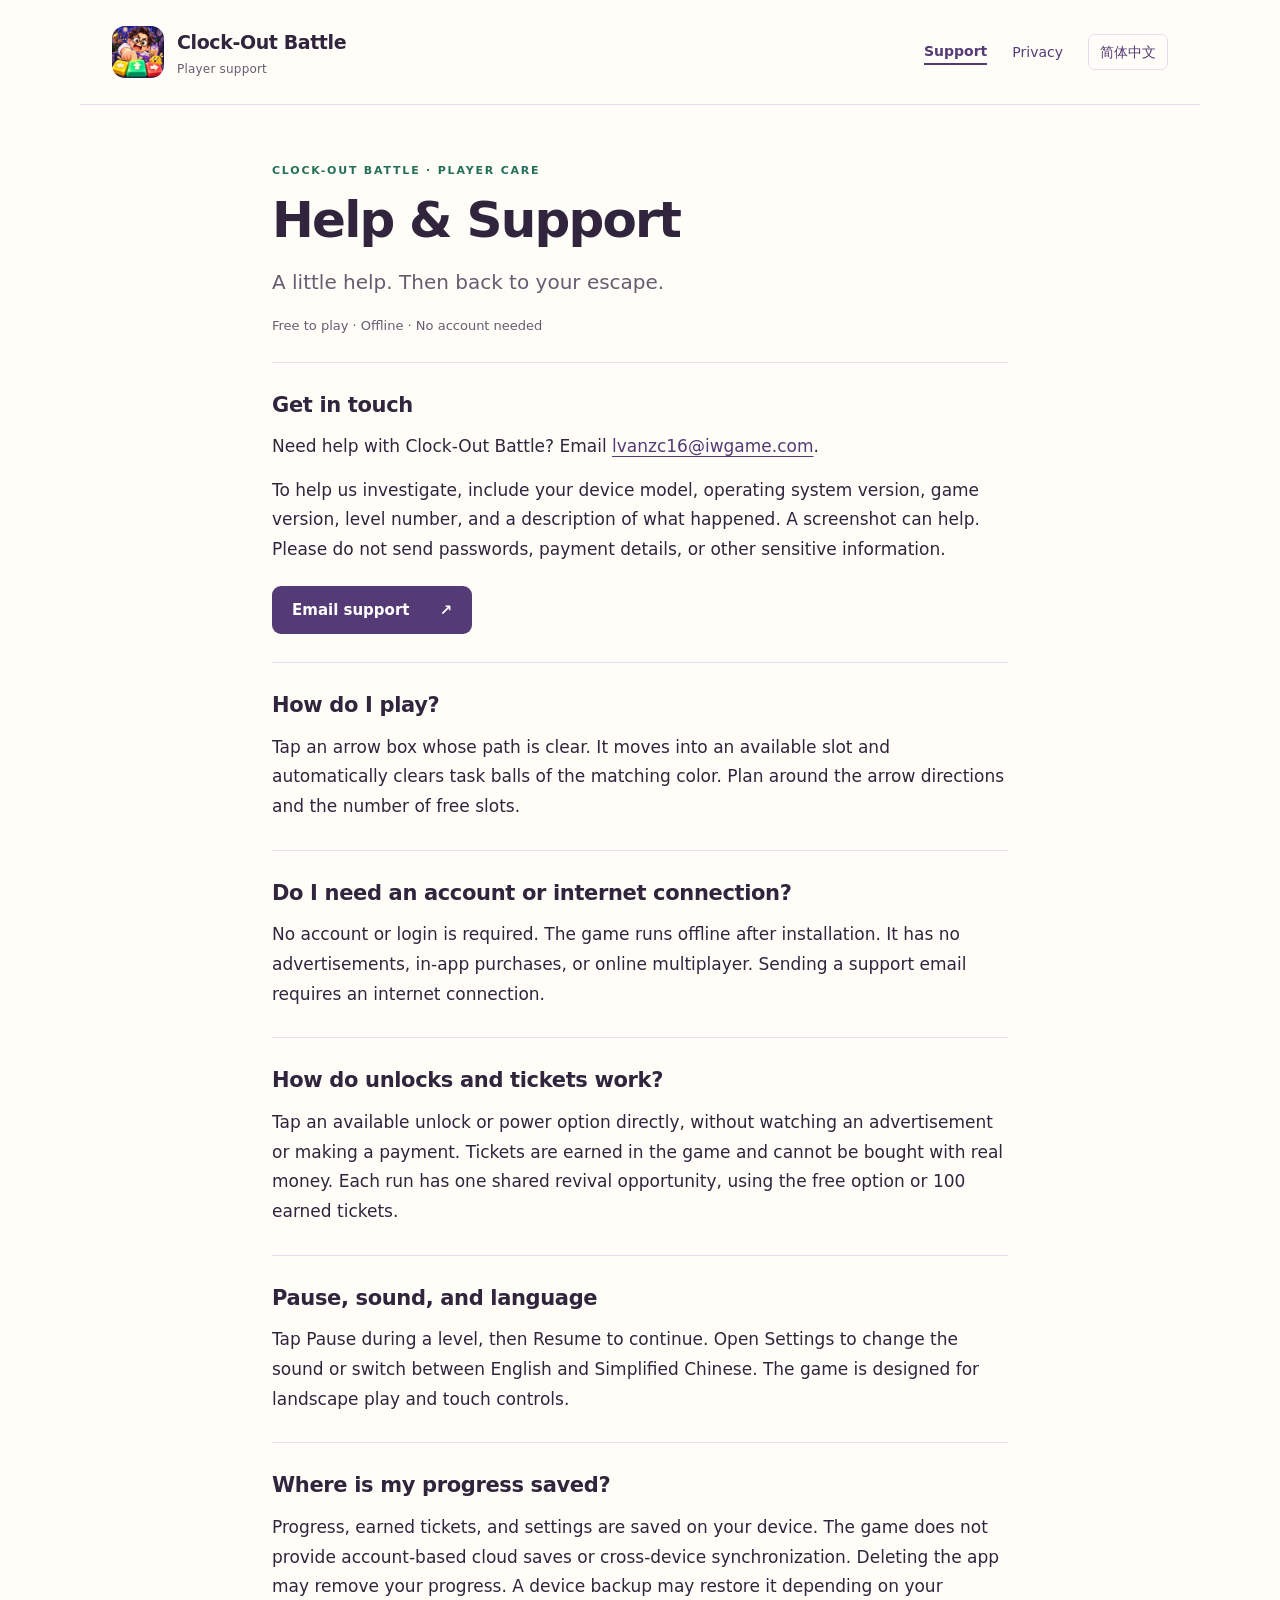
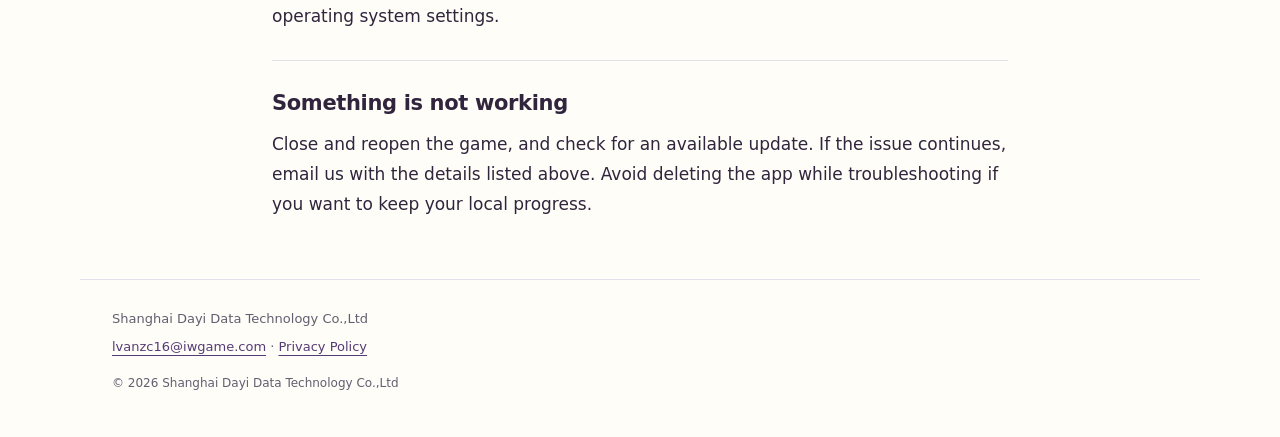
<file: index.html>
<!doctype html><html lang="en"><head><meta charset="utf-8"><meta name="viewport" content="width=device-width,initial-scale=1"><meta name="description" content="Help, contact information, and privacy details for the offline Clock-Out Battle game."><meta name="theme-color" content="#37254e"><title>Help & Support — Clock-Out Battle</title><link rel="icon" href="icon.png"><link rel="stylesheet" href="style.css"></head><body><a class="skip" href="#main">Skip to content</a><header><a class="brand" href="support.html"><img src="icon.png" width="52" height="52" alt=""><span>Clock-Out Battle<small>Player support</small></span></a><nav aria-label="Main navigation"><a href="support.html" aria-current="page">Support</a><a href="privacy.html" >Privacy</a><a class="language" lang="zh-Hans" href="support-zh.html">简体中文</a></nav></header><main id="main"><div class="hero"><p class="eyebrow">CLOCK-OUT BATTLE · PLAYER CARE</p><h1>Help & Support</h1><p class="lead">A little help. Then back to your escape.</p><p class="meta">Free to play · Offline · No account needed</p></div><article><section id="contact"><h2>Get in touch</h2><p>Need help with Clock-Out Battle? Email <a href="mailto:lvanzc16@iwgame.com">lvanzc16@iwgame.com</a>.</p><p>To help us investigate, include your device model, operating system version, game version, level number, and a description of what happened. A screenshot can help. Please do not send passwords, payment details, or other sensitive information.</p><a class="button" href="mailto:lvanzc16@iwgame.com?subject=Clock-Out%20Battle%20Support">Email support <span aria-hidden="true">↗</span></a></section>
<section id="play"><h2>How do I play?</h2><p>Tap an arrow box whose path is clear. It moves into an available slot and automatically clears task balls of the matching color. Plan around the arrow directions and the number of free slots.</p></section>
<section id="offline"><h2>Do I need an account or internet connection?</h2><p>No account or login is required. The game runs offline after installation. It has no advertisements, in-app purchases, or online multiplayer. Sending a support email requires an internet connection.</p></section>
<section id="unlocks"><h2>How do unlocks and tickets work?</h2><p>Tap an available unlock or power option directly, without watching an advertisement or making a payment. Tickets are earned in the game and cannot be bought with real money. Each run has one shared revival opportunity, using the free option or 100 earned tickets.</p></section>
<section id="settings"><h2>Pause, sound, and language</h2><p>Tap Pause during a level, then Resume to continue. Open Settings to change the sound or switch between English and Simplified Chinese. The game is designed for landscape play and touch controls.</p></section>
<section id="saves"><h2>Where is my progress saved?</h2><p>Progress, earned tickets, and settings are saved on your device. The game does not provide account-based cloud saves or cross-device synchronization. Deleting the app may remove your progress. A device backup may restore it depending on your operating system settings.</p></section>
<section id="issues"><h2>Something is not working</h2><p>Close and reopen the game, and check for an available update. If the issue continues, email us with the details listed above. Avoid deleting the app while troubleshooting if you want to keep your local progress.</p></section></article></main><footer><p>Shanghai Dayi Data Technology Co.,Ltd</p><p><a href="mailto:lvanzc16@iwgame.com">lvanzc16@iwgame.com</a> <span aria-hidden="true">·</span> <a href="privacy.html">Privacy Policy</a></p><p class="fine">© 2026 Shanghai Dayi Data Technology Co.,Ltd</p></footer></body></html>
</file>
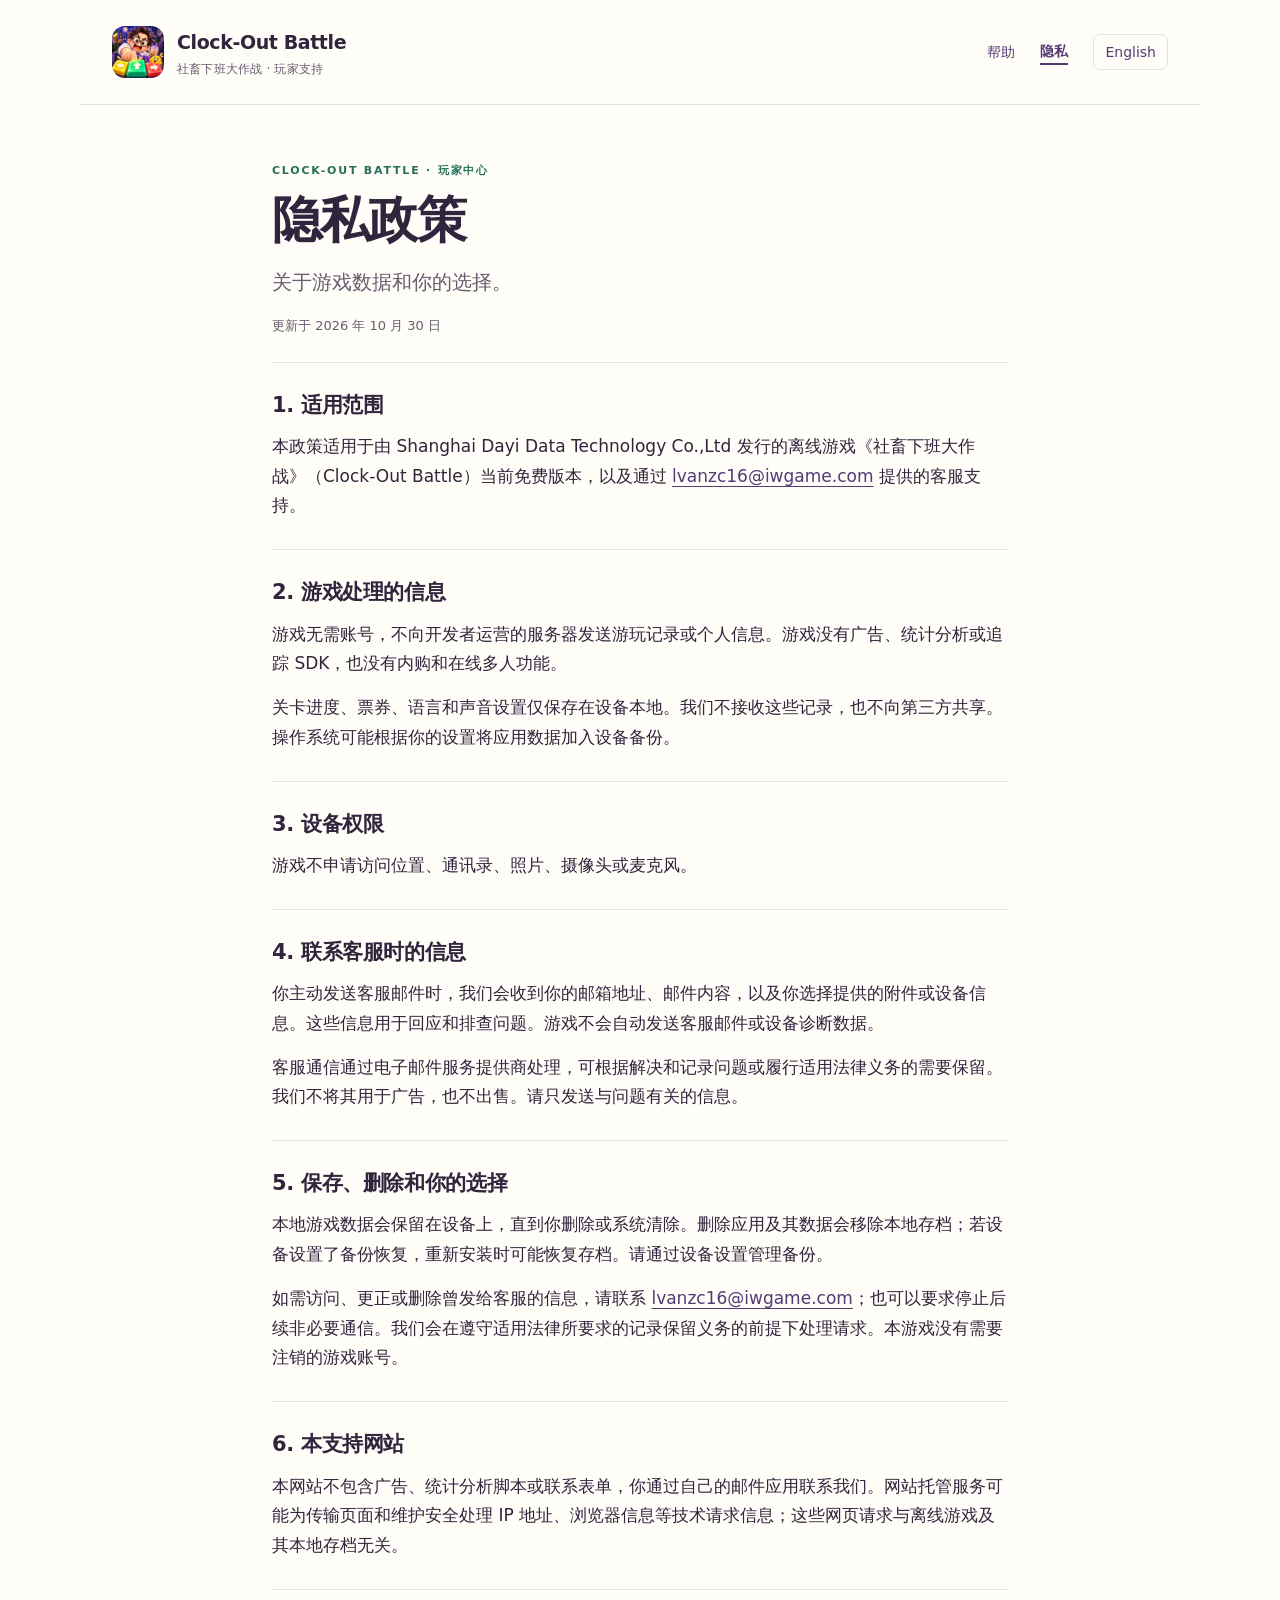
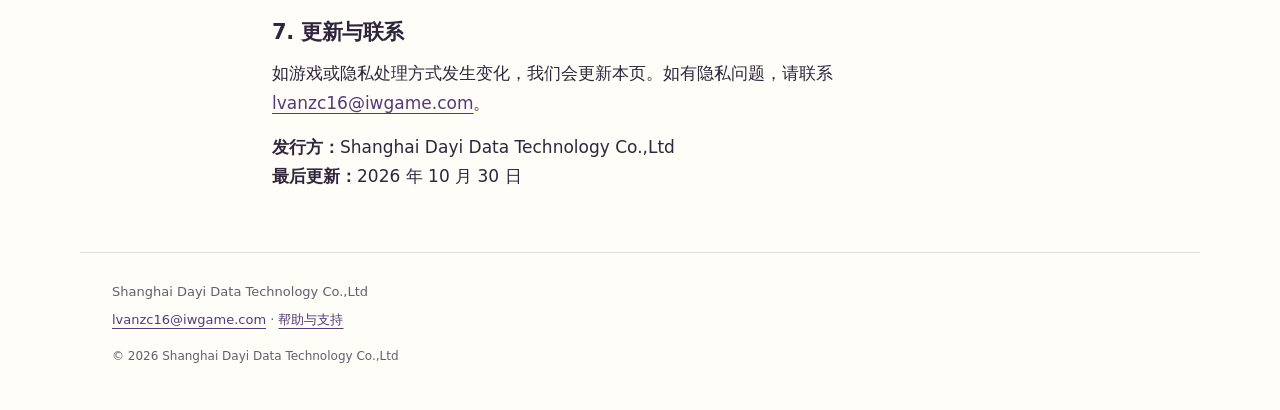
<file: privacy-zh.html>
<!doctype html><html lang="zh-Hans"><head><meta charset="utf-8"><meta name="viewport" content="width=device-width,initial-scale=1"><meta name="description" content="Clock-Out Battle 的帮助、客服联系方式与隐私说明。"><meta name="theme-color" content="#37254e"><title>隐私政策 — Clock-Out Battle</title><link rel="icon" href="icon.png"><link rel="stylesheet" href="style.css"></head><body><a class="skip" href="#main">跳到内容</a><header><a class="brand" href="support-zh.html"><img src="icon.png" width="52" height="52" alt=""><span>Clock-Out Battle<small>社畜下班大作战 · 玩家支持</small></span></a><nav aria-label="主导航"><a href="support-zh.html" >帮助</a><a href="privacy-zh.html" aria-current="page">隐私</a><a class="language" lang="en" href="privacy.html">English</a></nav></header><main id="main"><div class="hero"><p class="eyebrow">CLOCK-OUT BATTLE · 玩家中心</p><h1>隐私政策</h1><p class="lead">关于游戏数据和你的选择。</p><p class="meta">更新于 2026 年 10 月 30 日</p></div><article><section id="scope"><h2>1. 适用范围</h2><p>本政策适用于由 Shanghai Dayi Data Technology Co.,Ltd 发行的离线游戏《社畜下班大作战》（Clock-Out Battle）当前免费版本，以及通过 <a href="mailto:lvanzc16@iwgame.com">lvanzc16@iwgame.com</a> 提供的客服支持。</p></section>
<section id="game-data"><h2>2. 游戏处理的信息</h2><p>游戏无需账号，不向开发者运营的服务器发送游玩记录或个人信息。游戏没有广告、统计分析或追踪 SDK，也没有内购和在线多人功能。</p><p>关卡进度、票券、语言和声音设置仅保存在设备本地。我们不接收这些记录，也不向第三方共享。操作系统可能根据你的设置将应用数据加入设备备份。</p></section>
<section id="permissions"><h2>3. 设备权限</h2><p>游戏不申请访问位置、通讯录、照片、摄像头或麦克风。</p></section>
<section id="support-data"><h2>4. 联系客服时的信息</h2><p>你主动发送客服邮件时，我们会收到你的邮箱地址、邮件内容，以及你选择提供的附件或设备信息。这些信息用于回应和排查问题。游戏不会自动发送客服邮件或设备诊断数据。</p><p>客服通信通过电子邮件服务提供商处理，可根据解决和记录问题或履行适用法律义务的需要保留。我们不将其用于广告，也不出售。请只发送与问题有关的信息。</p></section>
<section id="choices"><h2>5. 保存、删除和你的选择</h2><p>本地游戏数据会保留在设备上，直到你删除或系统清除。删除应用及其数据会移除本地存档；若设备设置了备份恢复，重新安装时可能恢复存档。请通过设备设置管理备份。</p><p>如需访问、更正或删除曾发给客服的信息，请联系 <a href="mailto:lvanzc16@iwgame.com">lvanzc16@iwgame.com</a>；也可以要求停止后续非必要通信。我们会在遵守适用法律所要求的记录保留义务的前提下处理请求。本游戏没有需要注销的游戏账号。</p></section>
<section id="website"><h2>6. 本支持网站</h2><p>本网站不包含广告、统计分析脚本或联系表单，你通过自己的邮件应用联系我们。网站托管服务可能为传输页面和维护安全处理 IP 地址、浏览器信息等技术请求信息；这些网页请求与离线游戏及其本地存档无关。</p></section>
<section id="changes"><h2>7. 更新与联系</h2><p>如游戏或隐私处理方式发生变化，我们会更新本页。如有隐私问题，请联系 <a href="mailto:lvanzc16@iwgame.com">lvanzc16@iwgame.com</a>。</p><p><strong>发行方：</strong>Shanghai Dayi Data Technology Co.,Ltd<br><strong>最后更新：</strong>2026 年 10 月 30 日</p></section></article></main><footer><p>Shanghai Dayi Data Technology Co.,Ltd</p><p><a href="mailto:lvanzc16@iwgame.com">lvanzc16@iwgame.com</a> <span aria-hidden="true">·</span> <a href="support-zh.html">帮助与支持</a></p><p class="fine">© 2026 Shanghai Dayi Data Technology Co.,Ltd</p></footer></body></html>
</file>
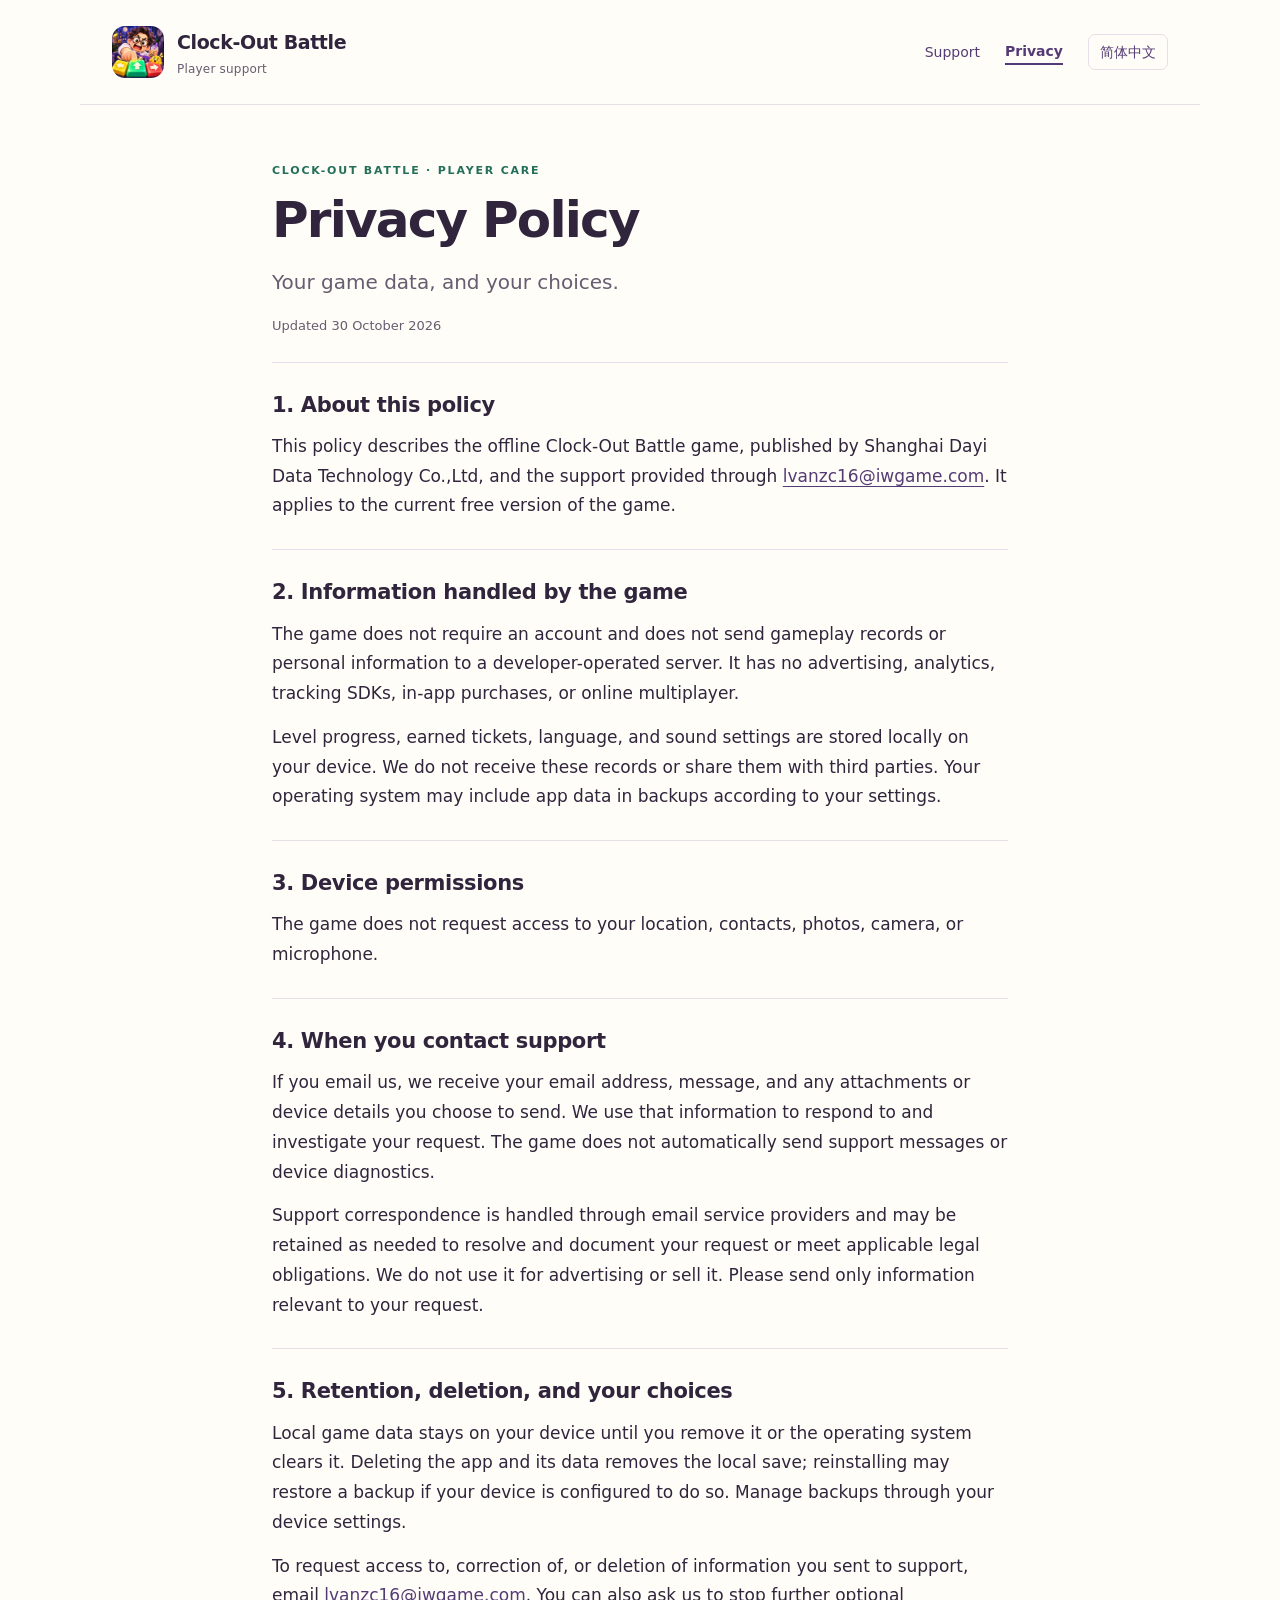
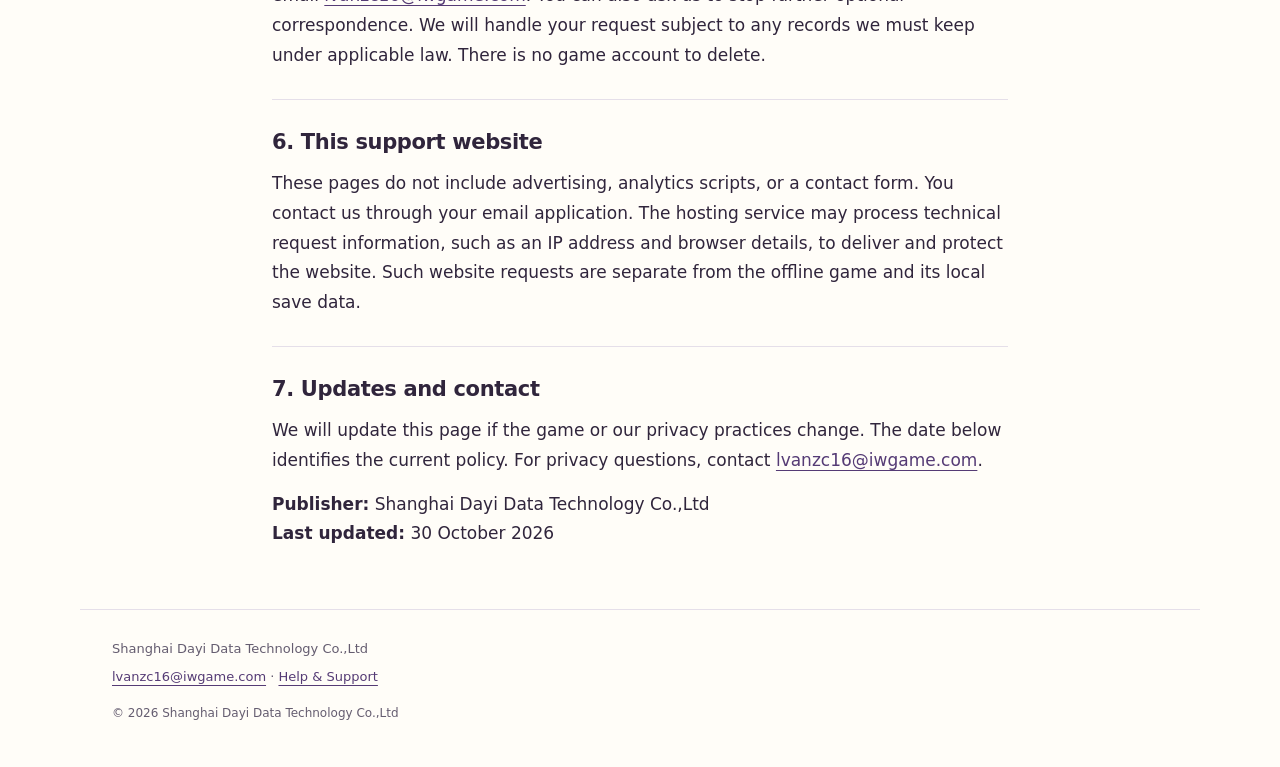
<file: privacy.html>
<!doctype html><html lang="en"><head><meta charset="utf-8"><meta name="viewport" content="width=device-width,initial-scale=1"><meta name="description" content="Help, contact information, and privacy details for the offline Clock-Out Battle game."><meta name="theme-color" content="#37254e"><title>Privacy Policy — Clock-Out Battle</title><link rel="icon" href="icon.png"><link rel="stylesheet" href="style.css"></head><body><a class="skip" href="#main">Skip to content</a><header><a class="brand" href="support.html"><img src="icon.png" width="52" height="52" alt=""><span>Clock-Out Battle<small>Player support</small></span></a><nav aria-label="Main navigation"><a href="support.html" >Support</a><a href="privacy.html" aria-current="page">Privacy</a><a class="language" lang="zh-Hans" href="privacy-zh.html">简体中文</a></nav></header><main id="main"><div class="hero"><p class="eyebrow">CLOCK-OUT BATTLE · PLAYER CARE</p><h1>Privacy Policy</h1><p class="lead">Your game data, and your choices.</p><p class="meta">Updated 30 October 2026</p></div><article><section id="scope"><h2>1. About this policy</h2><p>This policy describes the offline Clock-Out Battle game, published by Shanghai Dayi Data Technology Co.,Ltd, and the support provided through <a href="mailto:lvanzc16@iwgame.com">lvanzc16@iwgame.com</a>. It applies to the current free version of the game.</p></section>
<section id="game-data"><h2>2. Information handled by the game</h2><p>The game does not require an account and does not send gameplay records or personal information to a developer-operated server. It has no advertising, analytics, tracking SDKs, in-app purchases, or online multiplayer.</p><p>Level progress, earned tickets, language, and sound settings are stored locally on your device. We do not receive these records or share them with third parties. Your operating system may include app data in backups according to your settings.</p></section>
<section id="permissions"><h2>3. Device permissions</h2><p>The game does not request access to your location, contacts, photos, camera, or microphone.</p></section>
<section id="support-data"><h2>4. When you contact support</h2><p>If you email us, we receive your email address, message, and any attachments or device details you choose to send. We use that information to respond to and investigate your request. The game does not automatically send support messages or device diagnostics.</p><p>Support correspondence is handled through email service providers and may be retained as needed to resolve and document your request or meet applicable legal obligations. We do not use it for advertising or sell it. Please send only information relevant to your request.</p></section>
<section id="choices"><h2>5. Retention, deletion, and your choices</h2><p>Local game data stays on your device until you remove it or the operating system clears it. Deleting the app and its data removes the local save; reinstalling may restore a backup if your device is configured to do so. Manage backups through your device settings.</p><p>To request access to, correction of, or deletion of information you sent to support, email <a href="mailto:lvanzc16@iwgame.com">lvanzc16@iwgame.com</a>. You can also ask us to stop further optional correspondence. We will handle your request subject to any records we must keep under applicable law. There is no game account to delete.</p></section>
<section id="website"><h2>6. This support website</h2><p>These pages do not include advertising, analytics scripts, or a contact form. You contact us through your email application. The hosting service may process technical request information, such as an IP address and browser details, to deliver and protect the website. Such website requests are separate from the offline game and its local save data.</p></section>
<section id="changes"><h2>7. Updates and contact</h2><p>We will update this page if the game or our privacy practices change. The date below identifies the current policy. For privacy questions, contact <a href="mailto:lvanzc16@iwgame.com">lvanzc16@iwgame.com</a>.</p><p><strong>Publisher:</strong> Shanghai Dayi Data Technology Co.,Ltd<br><strong>Last updated:</strong> 30 October 2026</p></section></article></main><footer><p>Shanghai Dayi Data Technology Co.,Ltd</p><p><a href="mailto:lvanzc16@iwgame.com">lvanzc16@iwgame.com</a> <span aria-hidden="true">·</span> <a href="support.html">Help & Support</a></p><p class="fine">© 2026 Shanghai Dayi Data Technology Co.,Ltd</p></footer></body></html>
</file>
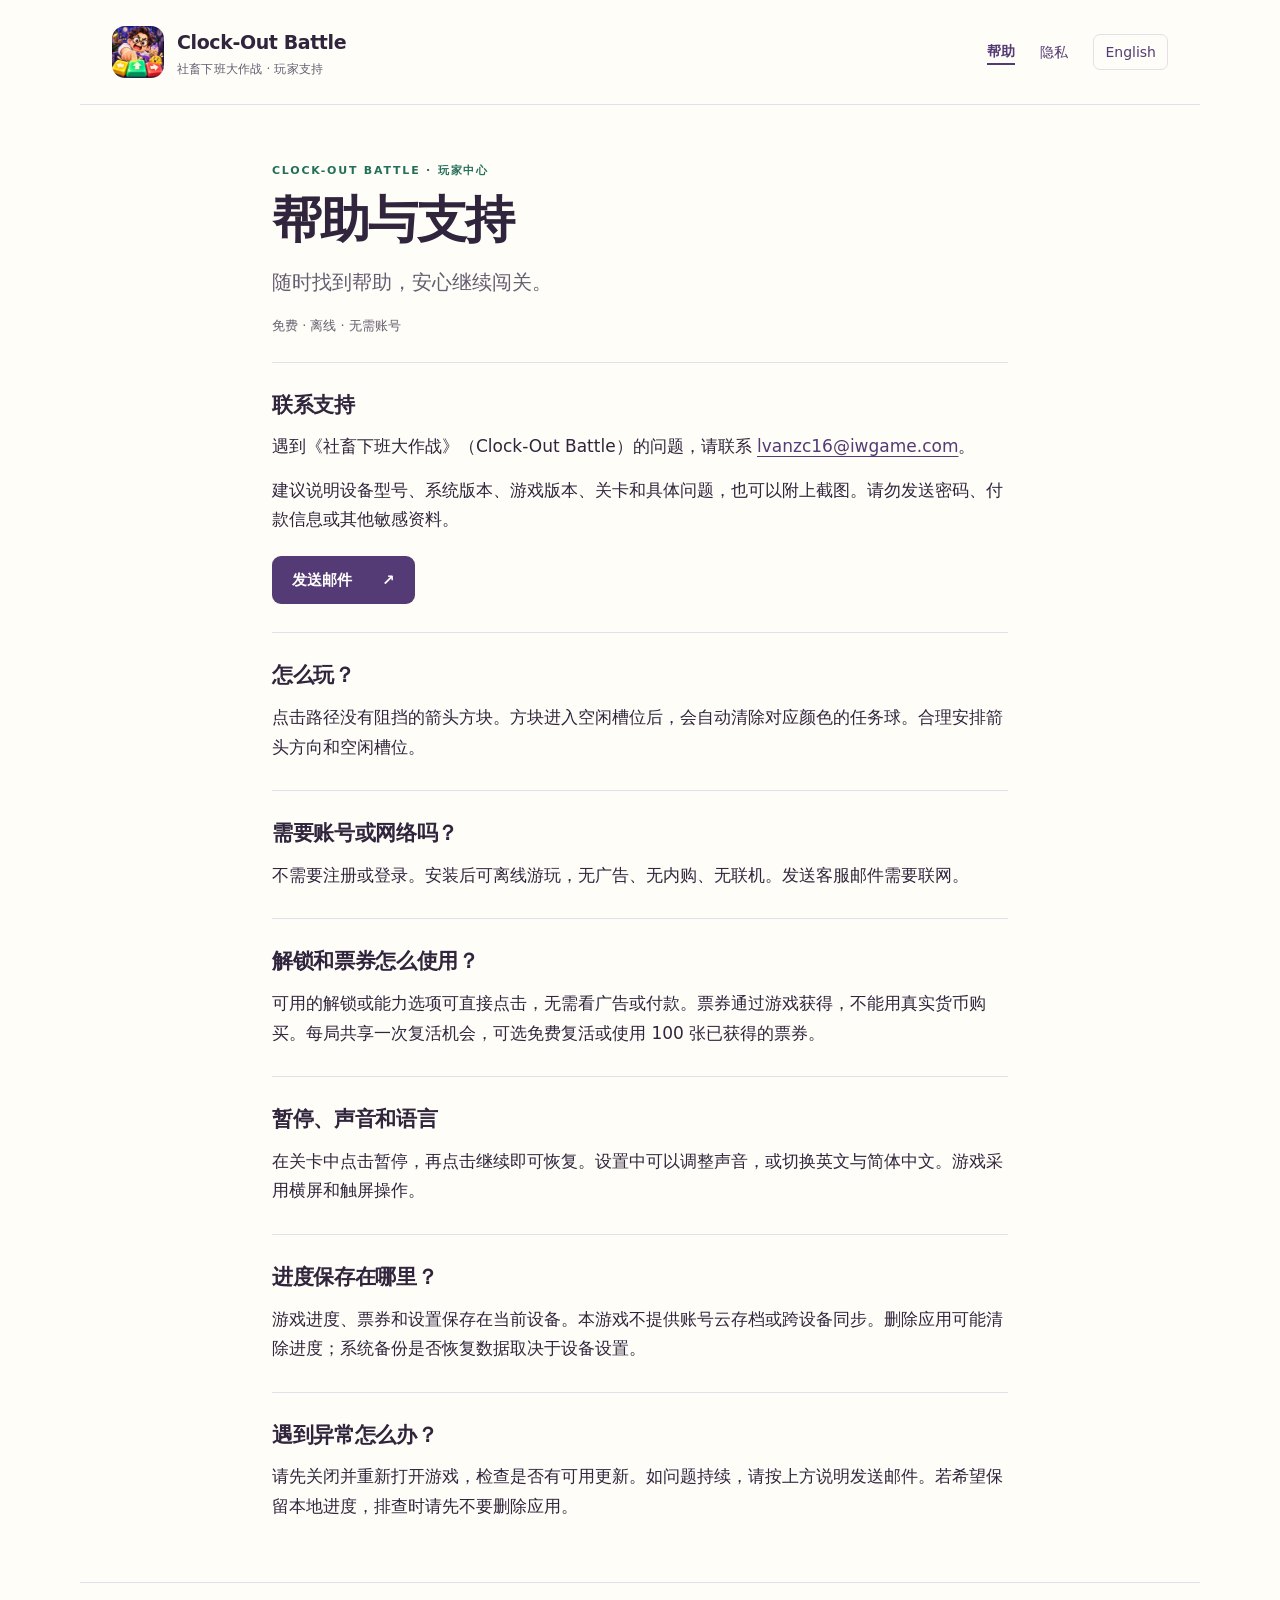
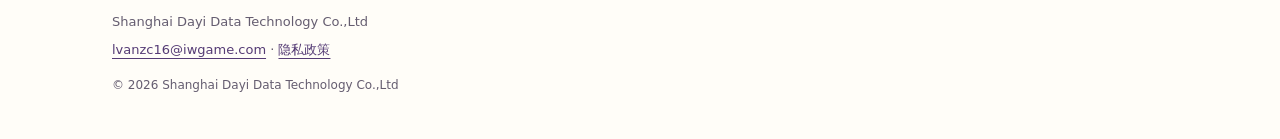
<file: support-zh.html>
<!doctype html><html lang="zh-Hans"><head><meta charset="utf-8"><meta name="viewport" content="width=device-width,initial-scale=1"><meta name="description" content="Clock-Out Battle 的帮助、客服联系方式与隐私说明。"><meta name="theme-color" content="#37254e"><title>帮助与支持 — Clock-Out Battle</title><link rel="icon" href="icon.png"><link rel="stylesheet" href="style.css"></head><body><a class="skip" href="#main">跳到内容</a><header><a class="brand" href="support-zh.html"><img src="icon.png" width="52" height="52" alt=""><span>Clock-Out Battle<small>社畜下班大作战 · 玩家支持</small></span></a><nav aria-label="主导航"><a href="support-zh.html" aria-current="page">帮助</a><a href="privacy-zh.html" >隐私</a><a class="language" lang="en" href="support.html">English</a></nav></header><main id="main"><div class="hero"><p class="eyebrow">CLOCK-OUT BATTLE · 玩家中心</p><h1>帮助与支持</h1><p class="lead">随时找到帮助，安心继续闯关。</p><p class="meta">免费 · 离线 · 无需账号</p></div><article><section id="contact"><h2>联系支持</h2><p>遇到《社畜下班大作战》（Clock-Out Battle）的问题，请联系 <a href="mailto:lvanzc16@iwgame.com">lvanzc16@iwgame.com</a>。</p><p>建议说明设备型号、系统版本、游戏版本、关卡和具体问题，也可以附上截图。请勿发送密码、付款信息或其他敏感资料。</p><a class="button" href="mailto:lvanzc16@iwgame.com?subject=Clock-Out%20Battle%20Support">发送邮件 <span aria-hidden="true">↗</span></a></section>
<section id="play"><h2>怎么玩？</h2><p>点击路径没有阻挡的箭头方块。方块进入空闲槽位后，会自动清除对应颜色的任务球。合理安排箭头方向和空闲槽位。</p></section>
<section id="offline"><h2>需要账号或网络吗？</h2><p>不需要注册或登录。安装后可离线游玩，无广告、无内购、无联机。发送客服邮件需要联网。</p></section>
<section id="unlocks"><h2>解锁和票券怎么使用？</h2><p>可用的解锁或能力选项可直接点击，无需看广告或付款。票券通过游戏获得，不能用真实货币购买。每局共享一次复活机会，可选免费复活或使用 100 张已获得的票券。</p></section>
<section id="settings"><h2>暂停、声音和语言</h2><p>在关卡中点击暂停，再点击继续即可恢复。设置中可以调整声音，或切换英文与简体中文。游戏采用横屏和触屏操作。</p></section>
<section id="saves"><h2>进度保存在哪里？</h2><p>游戏进度、票券和设置保存在当前设备。本游戏不提供账号云存档或跨设备同步。删除应用可能清除进度；系统备份是否恢复数据取决于设备设置。</p></section>
<section id="issues"><h2>遇到异常怎么办？</h2><p>请先关闭并重新打开游戏，检查是否有可用更新。如问题持续，请按上方说明发送邮件。若希望保留本地进度，排查时请先不要删除应用。</p></section></article></main><footer><p>Shanghai Dayi Data Technology Co.,Ltd</p><p><a href="mailto:lvanzc16@iwgame.com">lvanzc16@iwgame.com</a> <span aria-hidden="true">·</span> <a href="privacy-zh.html">隐私政策</a></p><p class="fine">© 2026 Shanghai Dayi Data Technology Co.,Ltd</p></footer></body></html>
</file>
<file: style.css>
:root{color-scheme:light;--ink:#30253c;--muted:#655d70;--purple:#553b75;--line:#e5dfe9;--paper:#fffdf8;--green:#236f59}*{box-sizing:border-box}html{scroll-behavior:smooth;scroll-padding-top:24px}body{margin:0;background:var(--paper);color:var(--ink);font:17px/1.75 system-ui,-apple-system,BlinkMacSystemFont,"Segoe UI",sans-serif}a{color:var(--purple);text-decoration-thickness:1px;text-underline-offset:4px;overflow-wrap:anywhere}a:hover{color:var(--green)}a:focus-visible{outline:3px solid #f2b84b;outline-offset:5px;border-radius:3px}.skip{position:absolute;top:-80px;left:16px;background:#fff;padding:12px;z-index:2}.skip:focus{top:10px}header{max-width:1120px;margin:auto;display:flex;align-items:center;justify-content:space-between;gap:24px;padding:26px 32px;border-bottom:1px solid var(--line)}.brand{display:flex;gap:13px;align-items:center;text-decoration:none;color:var(--ink);font-size:19px;font-weight:750;letter-spacing:-.4px}.brand img{border-radius:13px}.brand small{display:block;font-size:12px;line-height:1.5;color:var(--muted);font-weight:500;letter-spacing:.2px}nav{display:flex;align-items:center;gap:25px;font-size:14px}nav a{text-decoration:none}nav a[aria-current=page]{font-weight:750;border-bottom:2px solid var(--purple)}nav .language{padding:5px 11px;border:1px solid var(--line);border-radius:7px;white-space:nowrap}main{max-width:800px;margin:auto;padding:56px 32px 12px}.hero{padding-bottom:24px;border-bottom:1px solid var(--line)}.eyebrow{font-size:11px;letter-spacing:1.8px;font-weight:750;color:var(--green);margin:0 0 12px}h1{font-size:clamp(34px,6vw,50px);line-height:1.15;letter-spacing:-1.8px;margin:0 0 17px}p{margin:0 0 14px}.lead{font-size:20px;color:var(--muted);line-height:1.5}.meta{font-size:13px;color:var(--muted);margin:18px 0 0}section{padding:28px 0;border-bottom:1px solid var(--line)}section:last-child{border-bottom:0}h2{font-size:21px;line-height:1.4;letter-spacing:-.35px;margin:0 0 12px}section p:last-child{margin-bottom:0}.button{display:inline-flex;align-items:center;gap:30px;padding:11px 20px;border-radius:9px;background:var(--purple);color:#fff;text-decoration:none;font-size:15px;font-weight:650;margin-top:7px}.button:hover{background:#3f285c;color:white}footer{max-width:1120px;margin:20px auto 0;padding:28px 32px 38px;border-top:1px solid var(--line);color:var(--muted);font-size:13px}footer p{margin:0 0 5px}.fine{font-size:12px;margin-top:14px!important;color:var(--muted)}@media(max-width:620px){body{font-size:16px}header{padding:20px;align-items:flex-start;flex-direction:column;gap:18px}.brand{font-size:18px}nav{gap:24px;width:100%;font-size:14px}nav .language{margin-left:auto}main{padding:34px 22px 8px}.lead{font-size:18px}h1{letter-spacing:-1px}h2{font-size:20px}section{padding:24px 0}footer{padding:25px 22px}footer p{overflow-wrap:anywhere}}@media(prefers-reduced-motion:reduce){html{scroll-behavior:auto}}
</file>
